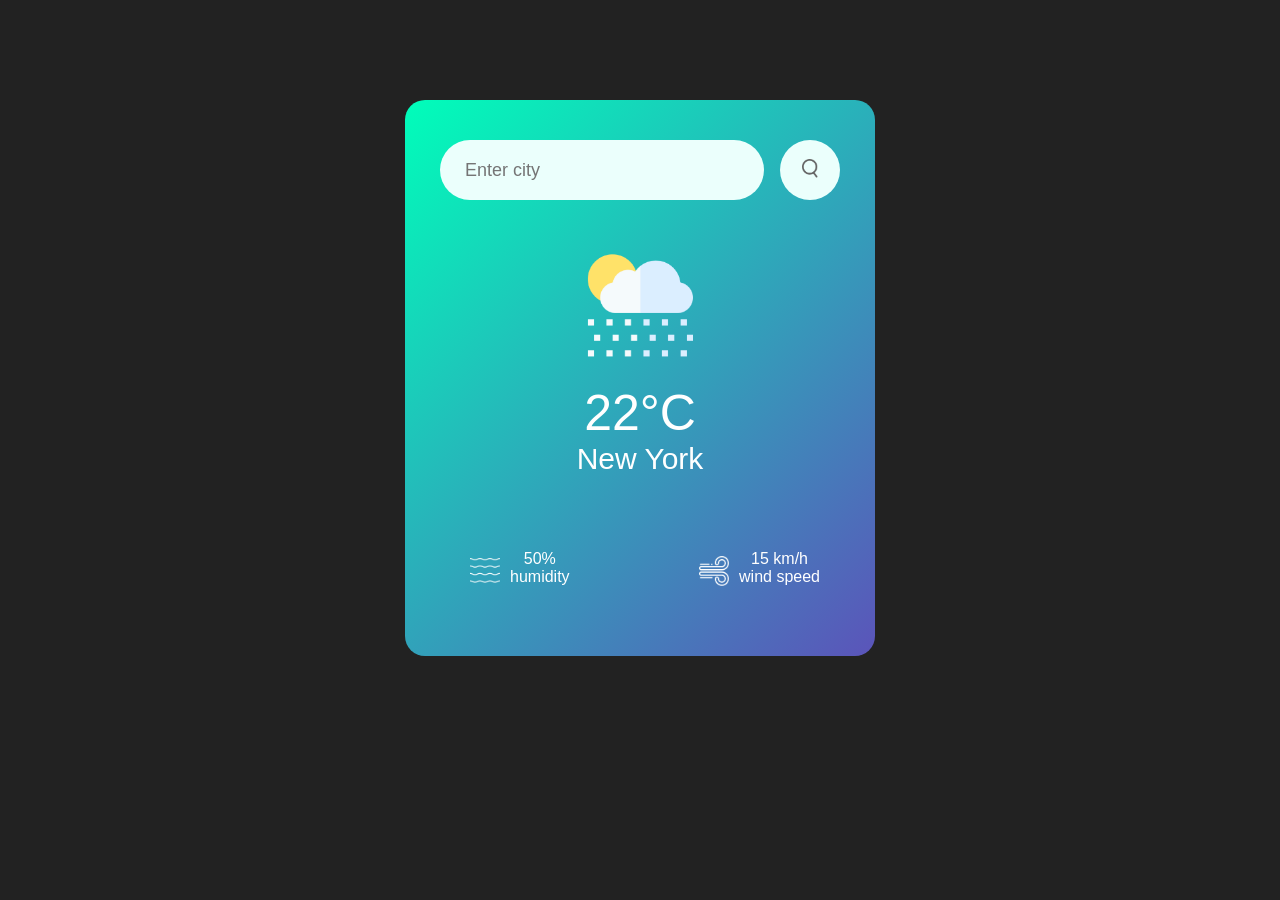
<file: weather-app/index.html>
<!doctype html>
<html lang="en">
  <head>
    <meta charset="UTF-8" />
    <meta name="viewport" content="width=device-width, initial-scale=1.0" />
    <link rel="stylesheet" href="style.css" />
    <title>Weather App</title>
  </head>
  <body>
    <div class="card">
      <div class="search">
        <input type="text" placeholder="Enter city" spellcheck="false" />
        <button><img src="images/search.png" alt="search icons" /></button>
      </div>
      <div class="weather">
        <img src="images/rain.png" class="weather-icons" />
        <h1 class="temp">22°C</h1>
        <h2 class="city">New York</h2>
        <div class="details">
            <div class="col">
                <img src="images/humidity.png">
                <div>
                    <p class="humidity">50%</p>
                    <p>humidity</p>
                </div>
            </div>
            <div class="col">
                <img src="images/wind.png">
                <div>
                    <p class="wind">15 km/h</p>
                    <p>wind speed</p>
                </div>
            </div>
        </div>
      </div>
    </div>
    <script src="app.js"></script>
  </body>
</html>
</file>
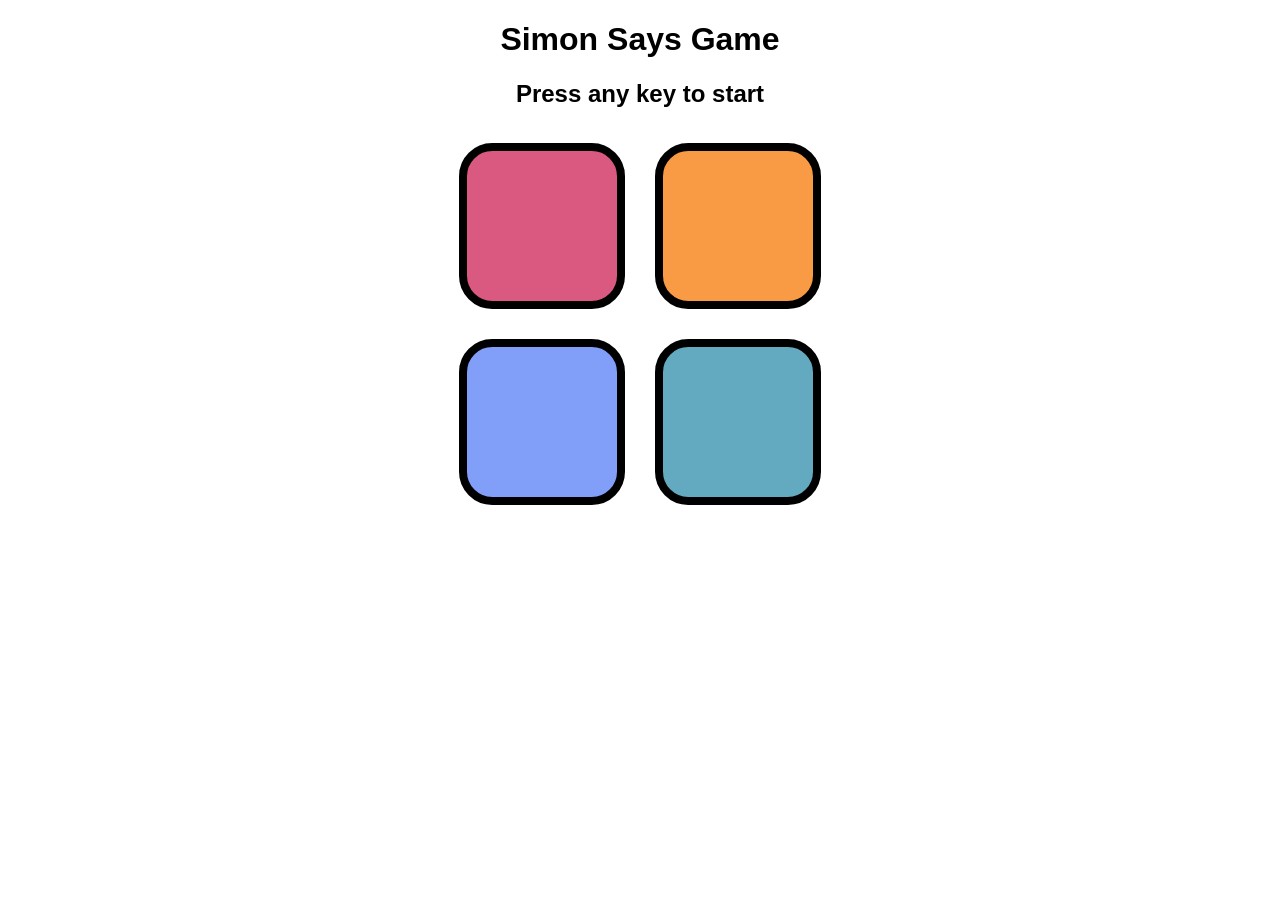
<file: simonGame/simon.html>
<!DOCTYPE html>
<html lang="en">
<head>
    <meta charset="UTF-8">
    <meta name="viewport" content="width=device-width, initial-scale=1.0">
    <title>Simon Says Game</title>
    <link rel="stylesheet" href="simon.css">
</head>
<body>

    <h1>Simon Says Game</h1>
    <h2>Press any key to start</h2>

    <div class="btn-container">
        <div class="line-one">
            <div class="btn red" id="red"></div>
            <div class="btn yellow" id="yellow"></div>
        </div>

        <div class="line-two">
            <div class="btn purple" id="purple"></div>
            <div class="btn green" id="green"></div>
        </div>
    </div>

    <script src="simon.js"></script>

</body>
</html>
</file>
<file: weather-app/style.css>
*{
    margin: 0;
    padding: 0;
    box-sizing: border-box;
    font-family: "Poppins", sans-serif;
}

body{
    background-color: #222;
}

.card{
    text-align: center;
    width: 90%;
    max-width: 470px;
    background-image: linear-gradient(135deg, #00feba, #5b54ba);
    text-align: center;
    color: #fff;
    margin: 100px auto;
    border-radius: 20px;
    padding: 40px 35px;
}

.search{
    width: 100%;
    display: flex;
    justify-content: space-between;
    align-items: center;
}

.search input{
    border: 0;
    outline: 0;
    background: #ebfffc;
    border-radius: 30px;
    color: #555;
    padding: 10px 25px;
    height: 60px;
    flex: 1;
    margin-right: 16px;
    font-size: 18px;
}

.search button{
     border: 0;
     outline: 0;
     background-color: #ebfffc;
     border-radius: 50%;
     width: 60px;
     height: 60px;
     cursor: pointer; 
}

.search button img{
    width: 16px;
}

.weather-icons{
    width: 150px;
    margin-top: 30px;
}

.weather h1{
    font-size: 50px;
    font-weight: 500;
}

.weather h2{
    font-size: 30px;
    font-weight: 400;
}

.details{
    display: flex;
    align-items: center;
    justify-content: space-between;
    padding: 20px;
    margin-top: 50px;
}

.col{
    display: flex;
    align-items: center;
    text-align: center;
}

.col img{
    width: 30px;
    margin: 10px;
}

.humidity, .wind{
    font: 26px;
    margin-top: -5px;
}
</file>
<file: simonGame/simon.css>
body{
    text-align: center;
    font-family: Arial, Helvetica, sans-serif;
}

.btn-container{
    display: flex;
    flex-direction: column;
    align-items: center;
}

.line-one,
.line-two{
    display: flex;
}

.btn{
    width: 150px;
    height: 150px;
    margin: 15px;
    border: 8px solid black;
    border-radius: 20%;
    cursor: pointer;
}

.red{
    background-color: #d95980;
}

.yellow{
    background-color: #f99b45;
}

.green{
    background-color: #63aac0;
}

.purple{
    background-color: #819ff9;
}

.flash{
    background-color: white;
}

.userFlash{
    background-color: lime;
}
</file>
